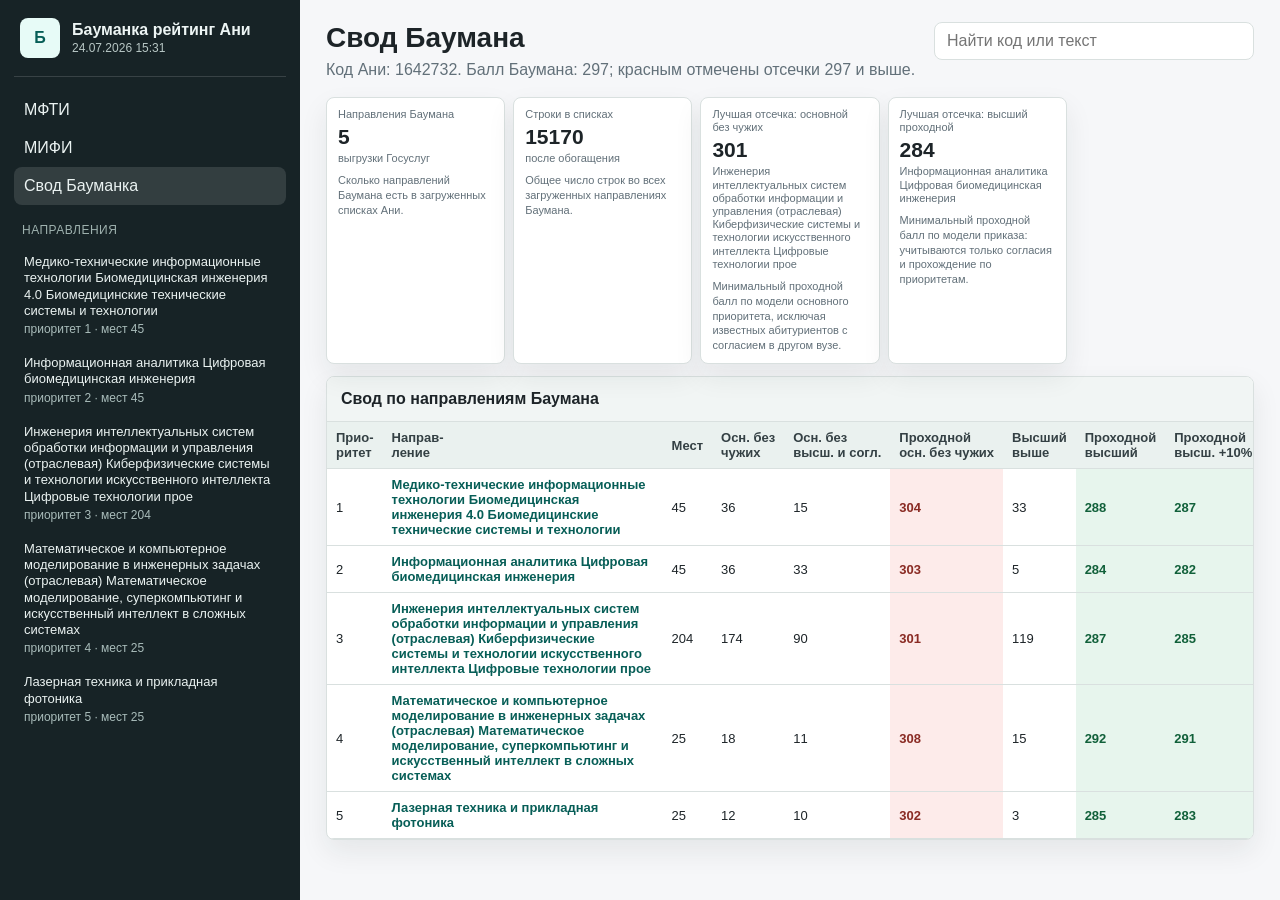
<file: bauman/index.html>
<!doctype html>
<html lang="ru">
<head>
  <meta charset="utf-8">
  <meta name="viewport" content="width=device-width, initial-scale=1">
  <title>Бауманка рейтинг Ани</title>
  <link rel="icon" href="data:,">
  <link rel="stylesheet" href="../styles.css?v=20260724-anya-refresh">
</head>
<body>
  <div class="app-shell">
    <aside class="sidebar">
      <div class="brand">
        <div class="brand-mark">Б</div>
        <div>
          <div class="brand-title">Бауманка рейтинг Ани</div>
          <div class="brand-subtitle" id="buildStamp">Загрузка данных</div>
        </div>
      </div>
      <a class="nav-item" href="../">МФТИ</a>
      <a class="nav-item" href="../mifi/">МИФИ</a>
      <a class="nav-item active" href="#/summary" data-route="summary">Свод Бауманка</a>
      <div class="nav-section">Направления</div>
      <nav id="directionNav" class="direction-nav"></nav>
    </aside>

    <main class="content">
      <header class="topbar">
        <div>
          <h1 id="pageTitle">Свод Бауманка</h1>
          <p id="pageSubtitle">Текущий расчет по обогащенным спискам Бауманки</p>
        </div>
        <div class="search-box">
          <input id="globalSearch" type="search" placeholder="Найти код или текст">
        </div>
      </header>

      <section id="summaryView" class="view"></section>
      <section id="directionView" class="view hidden"></section>
    </main>
  </div>

  <script src="./data.js?v=20260724-anya-refresh"></script>
  <script src="../gosuslugi-app.js?v=20260724-anya-refresh"></script>
</body>
</html>
</file>
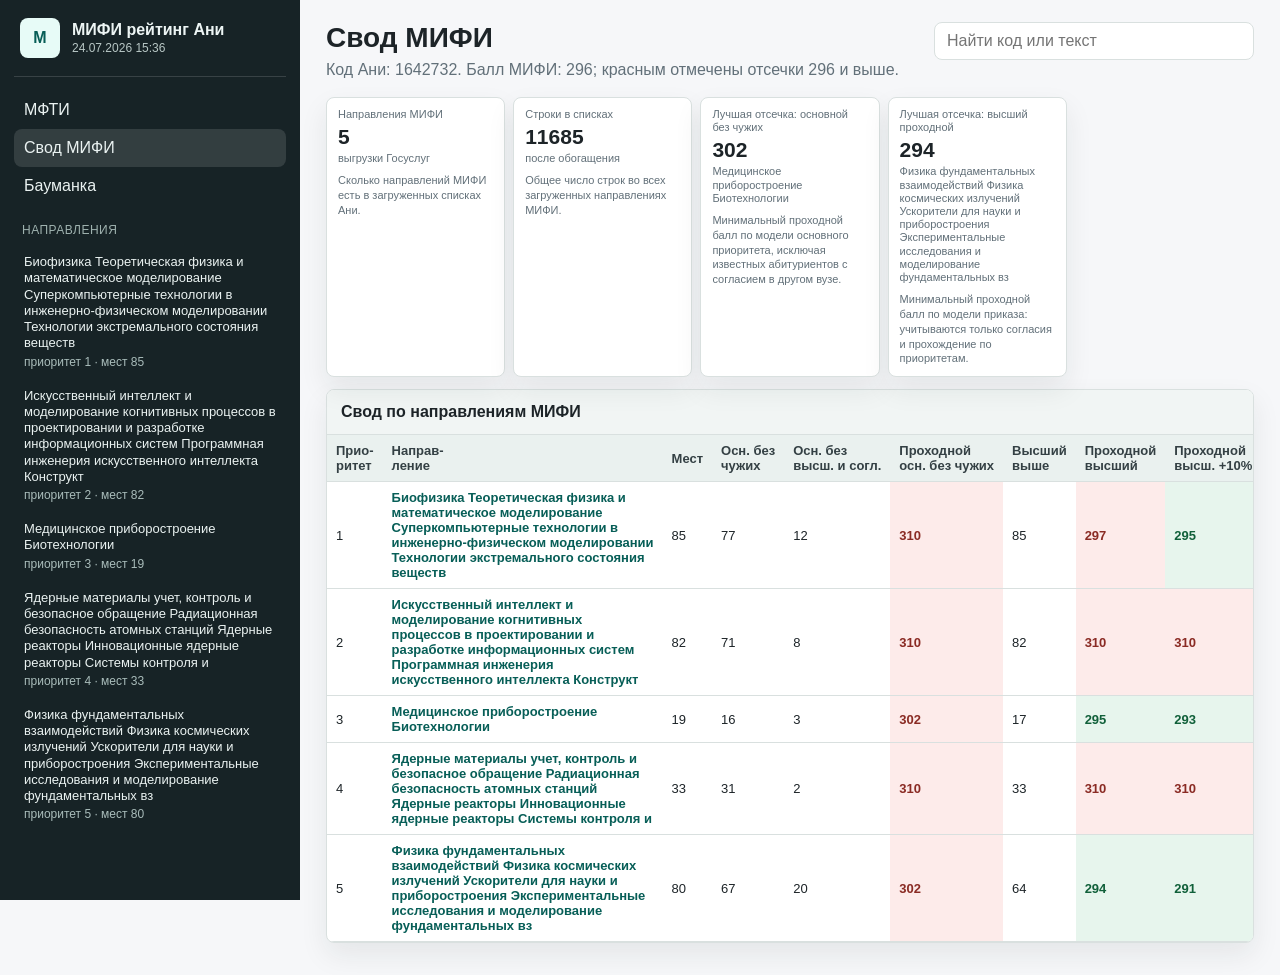
<file: mifi/index.html>
﻿<!doctype html>
<html lang="ru">
<head>
  <meta charset="utf-8">
  <meta name="viewport" content="width=device-width, initial-scale=1">
  <title>МИФИ рейтинг Ани</title>
  <link rel="icon" href="data:,">
  <link rel="stylesheet" href="../styles.css?v=20260724-anya-refresh">
</head>
<body>
  <div class="app-shell">
    <aside class="sidebar">
      <div class="brand">
        <div class="brand-mark">М</div>
        <div>
          <div class="brand-title">МИФИ рейтинг Ани</div>
          <div class="brand-subtitle" id="buildStamp">Загрузка данных</div>
        </div>
      </div>
      <a class="nav-item" href="../">МФТИ</a>
      <a class="nav-item active" href="#/summary" data-route="summary">Свод МИФИ</a>
      <a class="nav-item" href="../bauman/">Бауманка</a>
      <div class="nav-section">Направления</div>
      <nav id="directionNav" class="direction-nav"></nav>
    </aside>

    <main class="content">
      <header class="topbar">
        <div>
          <h1 id="pageTitle">Свод МИФИ</h1>
          <p id="pageSubtitle">Текущий расчет по обогащенным спискам МИФИ</p>
        </div>
        <div class="search-box">
          <input id="globalSearch" type="search" placeholder="Найти код или текст">
        </div>
      </header>

      <section id="summaryView" class="view"></section>
      <section id="directionView" class="view hidden"></section>
    </main>
  </div>

  <script src="./data.js?v=20260724-anya-refresh"></script>
  <script src="../gosuslugi-app.js?v=20260724-anya-refresh"></script>
</body>
</html>
</file>
<file: styles.css>
:root {
  --bg: #f6f7f9;
  --panel: #ffffff;
  --panel-soft: #f1f5f4;
  --line: #d9e0df;
  --text: #1d2428;
  --muted: #627079;
  --accent: #0f766e;
  --accent-strong: #075e57;
  --warn: #9a5b00;
  --good-bg: #e6f4ec;
  --good-text: #14613a;
  --bad-bg: #f7e8e8;
  --bad-text: #8b2c2c;
  --focus-bg: #fff8d6;
  --shadow: 0 12px 28px rgba(21, 36, 42, 0.08);
}

* {
  box-sizing: border-box;
}

body {
  margin: 0;
  font-family: "Segoe UI", Arial, sans-serif;
  background: var(--bg);
  color: var(--text);
}

.app-shell {
  display: grid;
  grid-template-columns: 300px minmax(0, 1fr);
  min-height: 100vh;
}

.sidebar {
  position: sticky;
  top: 0;
  height: 100vh;
  overflow: auto;
  padding: 18px 14px;
  background: #172326;
  color: #edf5f4;
}

.brand {
  display: flex;
  align-items: center;
  gap: 12px;
  padding: 0 6px 18px;
  border-bottom: 1px solid rgba(255,255,255,0.14);
  margin-bottom: 14px;
}

.brand-mark {
  width: 40px;
  height: 40px;
  display: grid;
  place-items: center;
  background: #e7fbf7;
  color: var(--accent-strong);
  font-weight: 800;
  border-radius: 8px;
}

.brand-title {
  font-weight: 700;
  font-size: 16px;
}

.brand-subtitle {
  margin-top: 2px;
  color: #b8c7c5;
  font-size: 12px;
}

.nav-section {
  margin: 18px 8px 8px;
  color: #9fb2af;
  font-size: 12px;
  text-transform: uppercase;
  letter-spacing: 0.04em;
}

.nav-item,
.direction-link {
  display: block;
  color: #eaf2f1;
  text-decoration: none;
  border-radius: 8px;
  padding: 9px 10px;
  line-height: 1.25;
}

.direction-link {
  font-size: 13px;
}

.nav-item:hover,
.direction-link:hover,
.nav-item.active,
.direction-link.active {
  background: rgba(255,255,255,0.12);
}

.direction-meta {
  display: block;
  color: #a9bcba;
  font-size: 12px;
  margin-top: 3px;
}

.content {
  min-width: 0;
  padding: 22px 26px 32px;
}

.topbar {
  display: flex;
  justify-content: space-between;
  align-items: flex-start;
  gap: 18px;
  margin-bottom: 18px;
}

h1 {
  margin: 0;
  font-size: 28px;
  letter-spacing: 0;
}

p {
  margin: 7px 0 0;
  color: var(--muted);
}

.search-box input,
.toolbar input,
.toolbar select,
.toolbar button {
  height: 38px;
  border: 1px solid var(--line);
  background: #fff;
  color: var(--text);
  border-radius: 8px;
  padding: 0 12px;
  font: inherit;
}

.toolbar button {
  cursor: pointer;
  font-weight: 700;
}

.toolbar button:hover {
  border-color: #9aa7b6;
  background: #f8fafc;
}

.search-box input {
  width: min(320px, 36vw);
}

.cards {
  display: grid;
  grid-template-columns: repeat(5, minmax(120px, 1fr));
  gap: 8px;
  margin-bottom: 12px;
}

.metric {
  background: var(--panel);
  border: 1px solid var(--line);
  border-radius: 8px;
  padding: 10px 11px;
  box-shadow: var(--shadow);
  min-width: 0;
}

.metric-label {
  color: var(--muted);
  font-size: 11px;
  line-height: 1.2;
}

.metric-value {
  margin-top: 4px;
  font-size: 21px;
  font-weight: 760;
}

.metric-note {
  margin-top: 3px;
  color: var(--muted);
  font-size: 11px;
  line-height: 1.2;
}

.metric-detail {
  margin-top: 8px;
  color: var(--muted);
  font-size: 11px;
  line-height: 1.35;
}

.panel {
  background: var(--panel);
  border: 1px solid var(--line);
  border-radius: 8px;
  box-shadow: var(--shadow);
  overflow: hidden;
}

.panel-header {
  display: flex;
  justify-content: space-between;
  align-items: center;
  gap: 12px;
  padding: 13px 14px;
  border-bottom: 1px solid var(--line);
  background: var(--panel-soft);
}

.panel-title {
  font-weight: 700;
}

.toolbar {
  display: flex;
  flex-wrap: wrap;
  gap: 8px;
  align-items: center;
}

.toolbar label {
  display: inline-flex;
  align-items: center;
  gap: 6px;
  height: 38px;
  padding: 0 10px;
  border: 1px solid var(--line);
  border-radius: 8px;
  background: #fff;
  color: var(--muted);
  font-size: 13px;
}

.row-count {
  display: inline-flex;
  align-items: center;
  height: 38px;
  padding: 0 10px;
  border: 1px solid var(--line);
  border-radius: 8px;
  background: #fff;
  color: var(--muted);
  font-size: 13px;
  font-weight: 650;
}

.table-wrap {
  overflow: auto;
  max-height: calc(100vh - 250px);
}

table {
  width: 100%;
  border-collapse: separate;
  border-spacing: 0;
  font-size: 13px;
}

th,
td {
  border-bottom: 1px solid var(--line);
  padding: 8px 9px;
  text-align: left;
  vertical-align: middle;
  white-space: nowrap;
}

th {
  position: sticky;
  top: 0;
  z-index: 2;
  background: #eaf1ef;
  color: #344044;
  font-weight: 700;
}

tbody tr:hover {
  background: #f5faf9;
}

.summary-table td:nth-child(2) {
  white-space: normal;
  min-width: 280px;
}

.direction-table td:nth-child(2) {
  min-width: 96px;
}

.direction-table th {
  min-width: 82px;
  max-width: 136px;
  white-space: normal;
  overflow-wrap: anywhere;
  line-height: 1.15;
  vertical-align: bottom;
}

.direction-table th:first-child,
.direction-table td:first-child,
.direction-table th:nth-child(2),
.direction-table td:nth-child(2) {
  min-width: 54px;
}

.row-index {
  color: var(--muted);
  font-weight: 700;
  text-align: right;
}

.direction-table th:nth-child(3),
.direction-table td:nth-child(3) {
  min-width: 92px;
}

.anya-row {
  background: var(--focus-bg);
}

.badge {
  display: inline-flex;
  align-items: center;
  justify-content: center;
  min-width: 34px;
  height: 24px;
  padding: 0 8px;
  border-radius: 999px;
  font-size: 12px;
  font-weight: 700;
}

.badge-yes {
  background: var(--good-bg);
  color: var(--good-text);
}

.badge-no {
  background: var(--bad-bg);
  color: var(--bad-text);
}

.badge-soft {
  background: #eef2f2;
  color: #415056;
}

.score-risk {
  background: #fdebea;
  color: #8a2b24;
  font-weight: 760;
}

.score-ok {
  background: #e7f5ed;
  color: #11603a;
  font-weight: 760;
}

.route-link {
  color: var(--accent-strong);
  font-weight: 700;
  text-decoration: none;
}

.route-link:hover {
  text-decoration: underline;
}

.hidden {
  display: none;
}

.empty {
  padding: 22px;
  color: var(--muted);
}

@media (max-width: 980px) {
  .app-shell {
    grid-template-columns: 1fr;
  }

  .sidebar {
    position: relative;
    height: auto;
    max-height: 42vh;
  }

  .content {
    padding: 18px 14px 28px;
  }

  .topbar {
    display: block;
  }

  .search-box input {
    width: 100%;
    margin-top: 14px;
  }

  .cards {
    grid-template-columns: repeat(2, minmax(140px, 1fr));
  }
}
</file>
